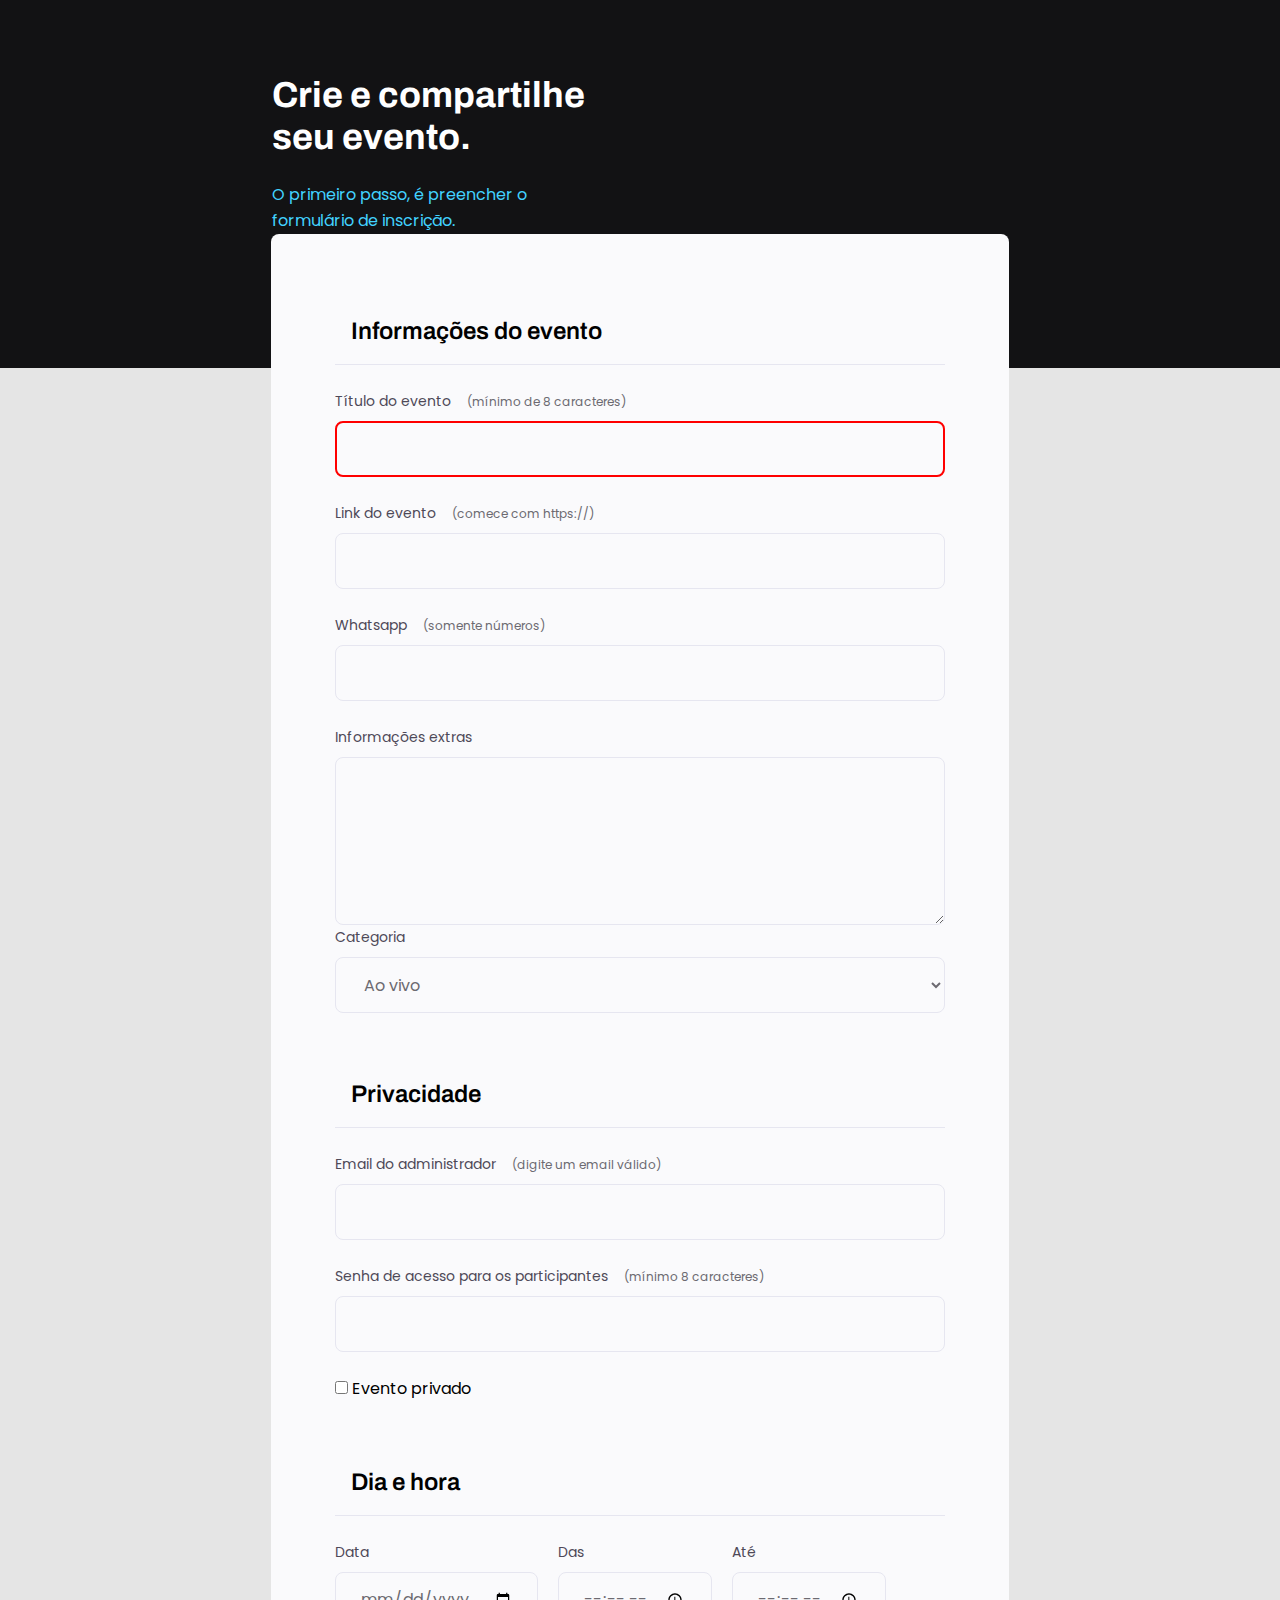
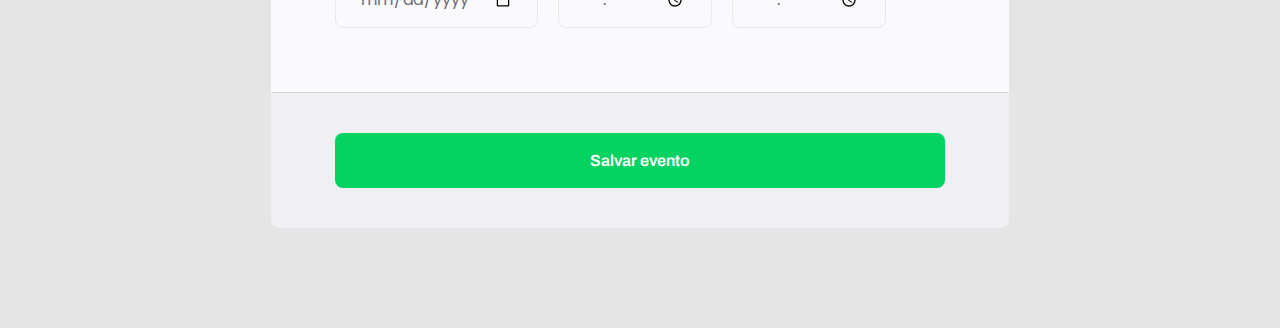
<file: Formulario-Cria-Eventos/index.html>
<!DOCTYPE html>
<html lang="pt-br">
<head>
    <link rel="preconnect" href="https://fonts.googleapis.com">
    <link rel="preconnect" href="https://fonts.gstatic.com" crossorigin>

    <meta charset="UTF-8">
    <meta http-equiv="X-UA-Compatible" content="IE=edge">
    <meta name="viewport" content="width=device-width, initial-scale=1.0">
    
    <link href="https://fonts.googleapis.com/css2?family=Archivo:wght@600;700&family=Poppins&display=swap" rel="stylesheet">

    <link rel="stylesheet" href="style.css">

    <title>Crie seu evento</title>
</head>
<body>
    <div class="page">
        <header>
            <h1>Crie e compartilhe seu evento.</h1>
            <p>O primeiro passo, é preencher o formulário de inscrição.</p>
        </header>
    </div>
    <form id="my-form">
        <fieldset>
            <div class="fieldset-wrapper">
                <legend>Informações do evento</legend>

                <div class="input-wrapper">
                    <label for="event-title">
                        Título do evento <span>(mínimo de 8 caracteres)</span>
                    </label>
                    <input required type="text" id="event-title">
                </div>

                <div class="input-wrapper">
                    <label for="event-link">Link do evento <span>(comece com https://)</span></label>
                    <input type="url" id="event-link">
                </div>

                <div class="input-wrapper">
                    <label for="event-whatsapp">Whatsapp <span>(somente números)</span></label>
                    <input type="number" id="event-whatsapp">
                </div>

                <div class="input-wrapper">
                    <label for="event-infos">
                        Informações extras
                    </label>
                    <textarea id="event-infos"></textarea>

                    <div class="input-wrapper">
                        <label for="event-category">Categoria</label>
                        <select id="event-category">
                            <option value="live">Ao vivo</option>
                            <option value="podcast">Podcast</option>
                            <option value="mentorship">Mentoria</option>
                        </select>
                    </div>

                </div>
            </div>
        </fieldset>
        <fieldset>
            <div class="fieldset-wrapper">
                <legend>Privacidade</legend>
                
                <div class="input-wrapper">
                    <label for="event-email">Email do administrador <span>(digite um email válido)</span></label>
                    <input type="email" id="event-email">
                </div>

                <div class="input-wrapper">
                    <label for="event-password">Senha de acesso para os participantes <span>(mínimo 8 caracteres)</span></label>
                    <input type="password" id="event-password">
                </div>

                <div class="chekbox-wrapper">
                    <input type="checkbox" id="event-private">
                    <label for="event-private">Evento privado</label>
                </div>
            </div>
        </fieldset>
        <fieldset>
            <div class="fieldset-wrapper">
                <legend>Dia e hora</legend>

                <div class="three-col">

                    <div class="input-wrapper">
                        <label for="event-date">Data</label>
                        <input type="date" id="event-date">
                    </div>

                    <div class="input-wrapper">
                        <label for="event-begin">Das</label>
                        <input type="time">
                    </div>

                    <div class="input-wrapper">
                        <label for="event-end">Até</label>
                        <input type="time" id="event-end">
                    </div>
                </div>
            </div>
        </fieldset>

    </form>
    
        <footer>
            <input 
                class="button"
                type="submit"
                value="Salvar evento"
                form="my-form">
        </footer>
</body>
</html>
</file>
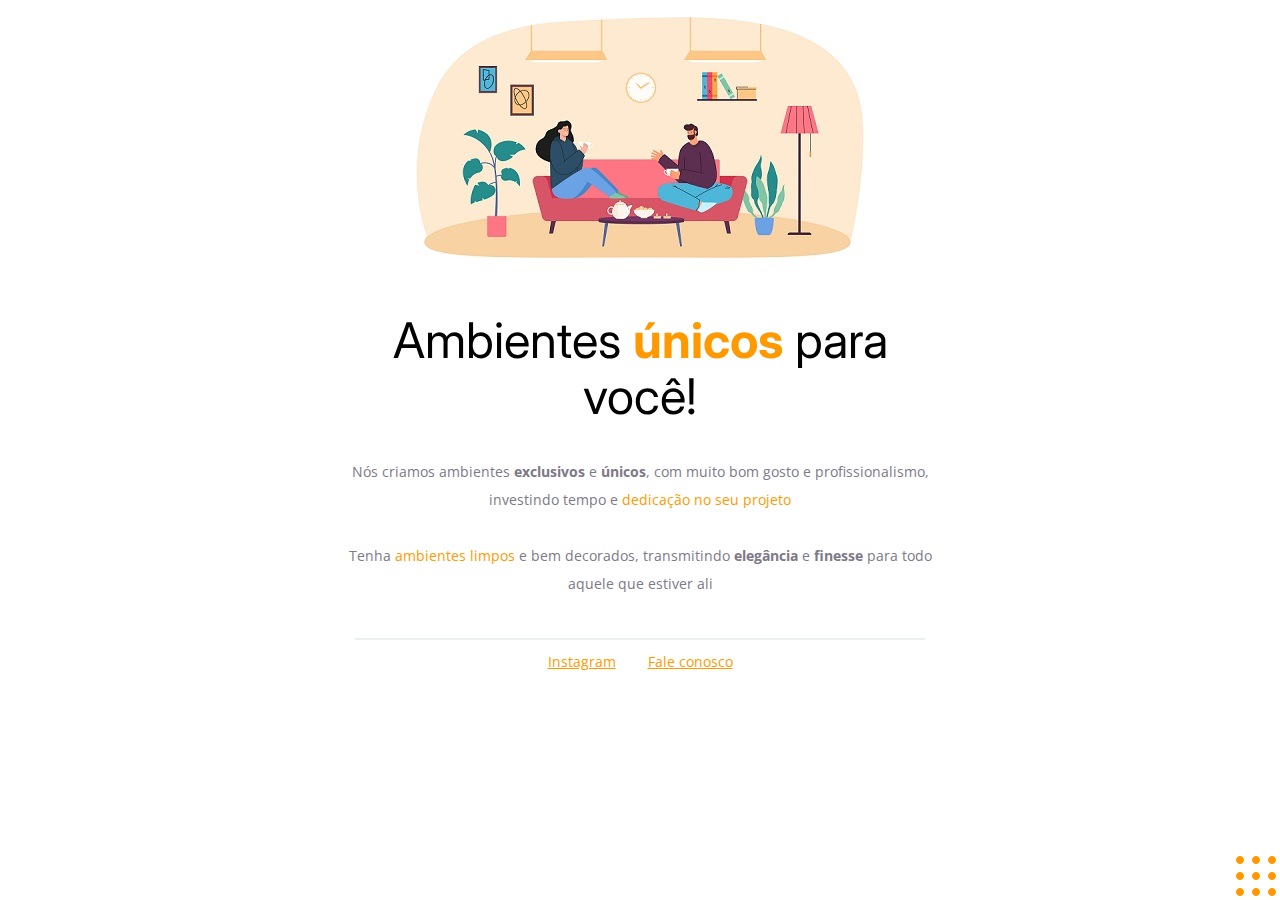
<file: Pagina-Moveis-Customizados/index.html>
<!DOCTYPE html>
<html lang="ptbr">
<head>
    <meta charset="UTF-8">
    <meta http-equiv="X-UA-Compatible" content="IE=edge">
    <meta name="viewport" content="width=device-width, initial-scale=1.0">

    <link rel="preconnect" href="https://fonts.googleapis.com">
    <link rel="preconnect" href="https://fonts.gstatic.com" crossorigin>
    <link href="https://fonts.googleapis.com/css2?family=Inter:wght@400;700&family=Open+Sans:wght@400;700&display=swap" rel="stylesheet">

    <link rel="stylesheet" href="style.css">

    <title>Móveis Customizados</title>
</head>
<body>
    
    <div id="hero">
        <img src="images/casal-sentado.jpg" alt="">
        <h1>Ambientes <strong>únicos</strong> para você!</h1>
        <p>
            Nós criamos ambientes <strong>exclusivos</strong> e <strong>únicos</strong>, com muito bom gosto e profissionalismo, investindo tempo e <span>dedicação no seu projeto</span>
            <br>
            <br>
            Tenha <span>ambientes limpos</span> e bem decorados, transmitindo <strong>elegância</strong> e <strong>finesse</strong> para todo aquele que estiver ali
        </p>
    </div>
    
    <div id="footer">
        <div id="line"></div>
        <a href="#" target="_blank">Instagram</a>
        <a href="mailto:ambinte@contato.com" >Fale conosco</a>
    </div>

    <img id="balls" src="images/menu-dots.png" alt="menu de bolinhas alaranjadas no canto inferior direito">
</body>
</html>
</file>
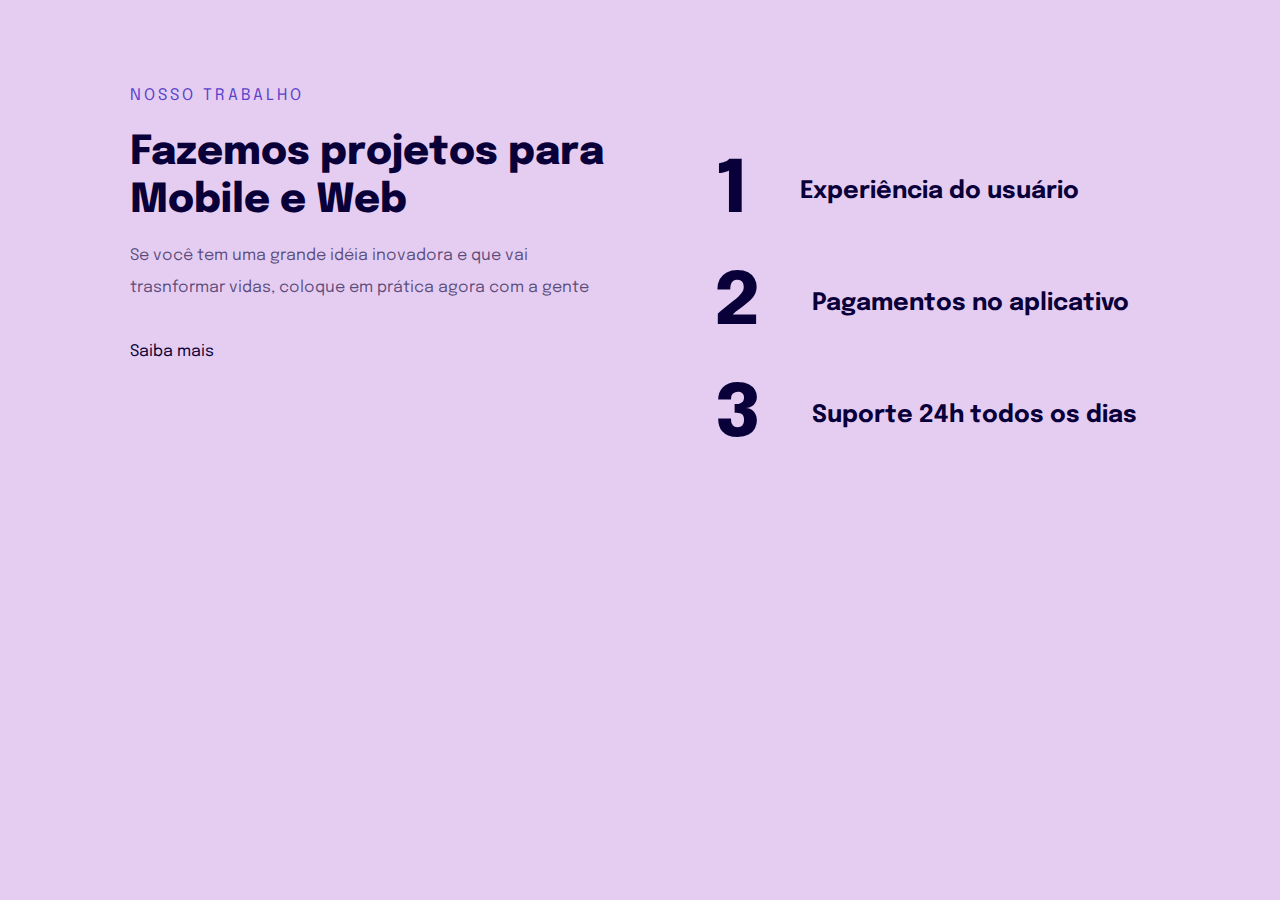
<file: Site-Responsivo/index.html>
<!DOCTYPE html>
<html lang="pt-br">
    <head>
        <link rel="preconnect" href="https://fonts.googleapis.com">
        <link rel="preconnect" href="https://fonts.gstatic.com" crossorigin>
        
        <meta charset="UTF-8">
        <meta http-equiv="X-UA-Compatible" content="IE=edge">
        <meta name="viewport" content="width=device-width, initial-scale=1.0">


        <link href="https://fonts.googleapis.com/css2?family=Epilogue:ital,wght@0,400;0,800;1,700&display=swap" rel="stylesheet">

        <link rel="stylesheet" href="style.css">

        <title>Site Resposivo</title>
    </head>
    <body>
        <main>
            <div>
                <p>nosso trabalho</p>
                <h1>Fazemos projetos para Mobile e Web</h1>
                <p>Se você tem uma grande idéia inovadora e que vai trasnformar vidas, coloque em prática agora com a gente</p>
                <a href="#">Saiba mais</a>
            </div>
            <ul>
                <li><span>1</span> Experiência do usuário</li>
                <li><span>2</span> Pagamentos no aplicativo</li>
                <li><span>3</span> Suporte 24h todos os dias</li>
            </ul>
        </main>
    </body>
</html>
</file>
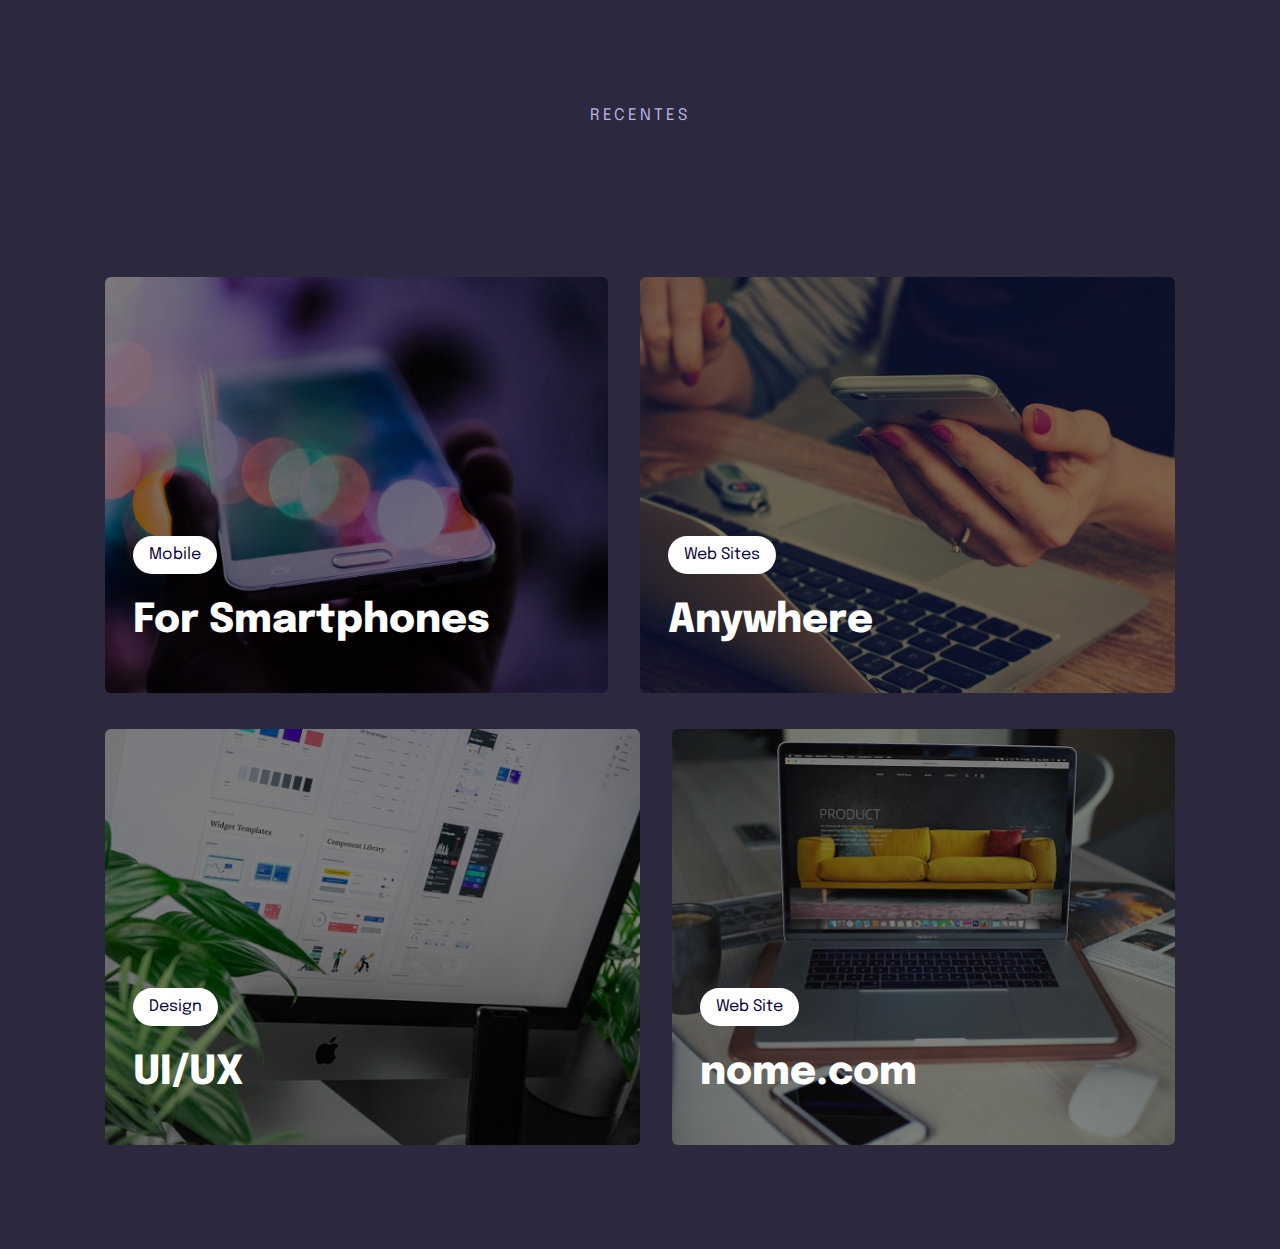
<file: Site-trabalhos-recentes/index.html>
<!DOCTYPE html>
<html lang="pt-br">
<head>
    <link rel="preconnect" href="https://fonts.googleapis.com">
    <link rel="preconnect" href="https://fonts.gstatic.com" crossorigin>

    <meta charset="UTF-8">
    <meta http-equiv="X-UA-Compatible" content="IE=edge">
    <meta name="viewport" content="width=device-width, initial-scale=1.0">

    <link href="https://fonts.googleapis.com/css2?family=Epilogue:wght@400;800&display=swap" rel="stylesheet">

    <link rel="stylesheet" href="style.css">

    <title>Componente Trabalhos</title>
</head>
<body>
    <div class="page">
        <header>
            <p>Recentes</p>
            <h1>Trabalhos</h1>
        </header>
        <main>
            <div class="card">
                <img src="img/mobile.jpg" alt="">
                <h2><span>Mobile</span>For Smartphones</h2>
            </div>
            <div class="card">
                <img src="img/responsivos.jpg" alt="">
                <h2><span>Web Sites</span>Anywhere</h2>
            </div>
            <div class="card">
                <img src="img/UX-Ui.jpg" alt="">
                <h2><span>Design</span>UI/UX</h2>
            </div>
            <div class="card">
                <img src="img/web-sites.jpg" alt="">
                <h2><span>Web Site</span>nome.com</h2>
            </div>
        </main>
    </div>
</body>
</html>
</file>
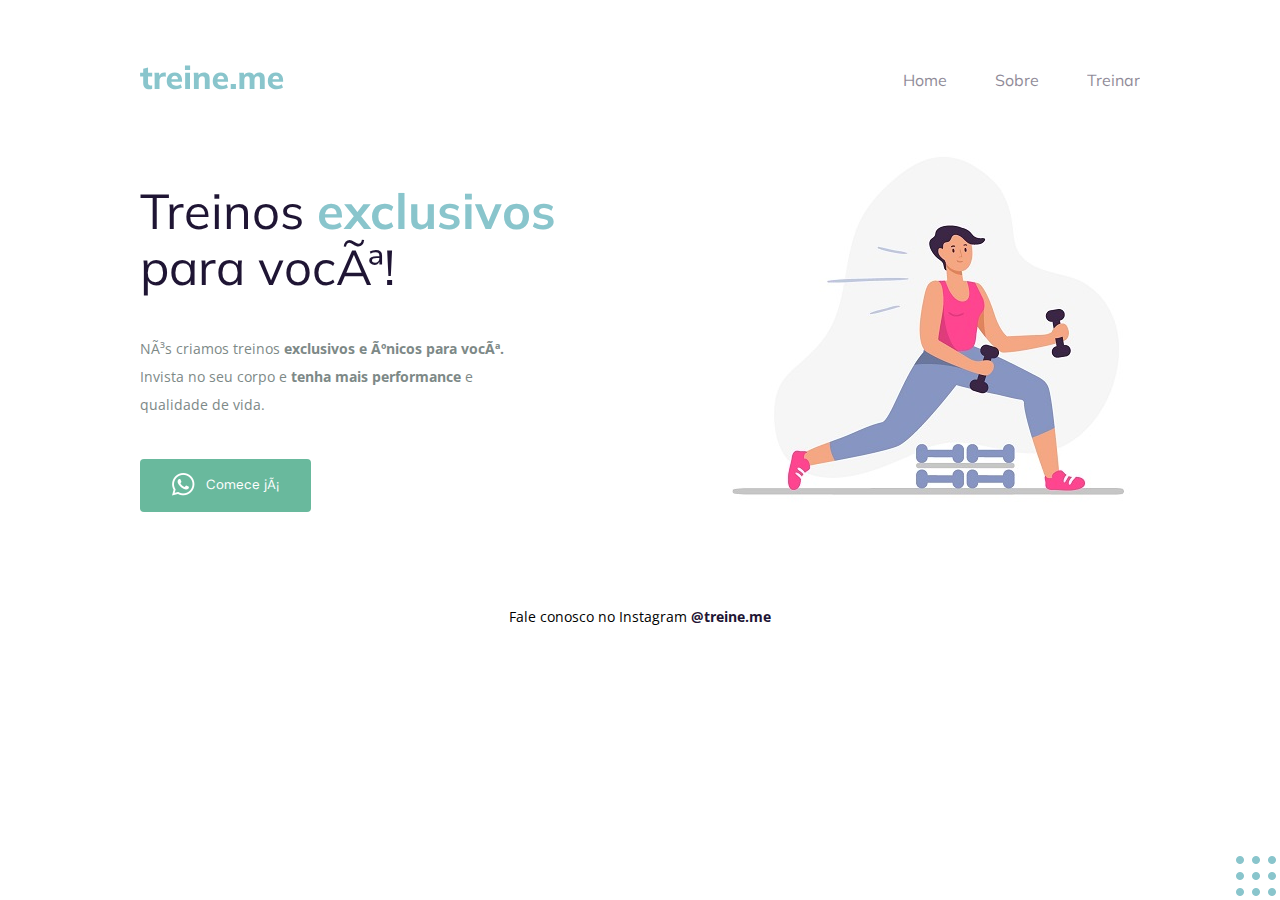
<file: treine-me/index.html>
<!DOCTYPE html>
<html lang="en">
<head>
    <link rel="preconnect" href="https://fonts.googleapis.com">
    <link rel="preconnect" href="https://fonts.gstatic.com" cros    <meta charset="UTF-8">
    <meta http-equiv="X-UA-Compatible" content="IE=edge">
    <meta name="viewport" content="width=device-width, initial-scale=1.0">

    <link href="https://fonts.googleapis.com/css2?family=DM+Sans:wght@500&family=Mulish:wght@400;700&family=Open+Sans:wght@400;700&display=swap" rel="stylesheet">

    <link rel="stylesheet" href="style.css">

    <title>Treine me</title>
</head>
<body>
    <div class="page">
        <nav>
            <a id="logo" href="#">
                <img src="images/treine-me.svg" alt="">
            </a>
            <ul>
                <li><a href="#">Home</a></li>
                <li><a href="#">Sobre</a></li>
                <li><a href="#">Treinar</a></li>
            </ul>
        </nav>
        
        <main>
            <section>
                <h1>
                    Treinos <span>exclusivos</span> para você!
                </h1>
                <p>
                    Nós criamos treinos<strong> exclusivos e únicos para você.</strong> <br>
                    Invista no seu corpo e <strong>tenha mais performance</strong> e <br> qualidade de vida.
                </p>
                <button>
                    <img src="images/whatsapp.png" alt="">
                    Comece já
                </button>
            </section>
            <img src="images/woman-halter.jpg" alt="">
        </main>
        <footer>
            Fale conosco no Instagram <a href="https://Instagram.com/treineme" target="_blank">@treine.me</a>
        </footer>
    </div>
    <img id="balls" src="images/menu-dots.png" alt="bolinhas verdes no canto inferior direito da página">
</body>
</html>
</file>
<file: Formulario-Cria-Eventos/style.css>
* {
    box-sizing: border-box;
    margin: 0;
    padding: 0;
}
body, input, textarea, select {
    font-family: 'Poppins', sans-serif;
}
body {
    background: #e5e5e5;
}
body::before {
    content: "";
    width: 100%;
    height: 368px;
    position: absolute;
    background: #121214;
    top: 0;
    left: 0;
    z-index: -1;
}
.page {
    width: 736px;
    margin: auto;
}
header {
    width: 319px;
    margin-top: 74px;
}
header h1 {
    font-family: 'Archivo', sans-serif;
    font-weight: bold;
    font-size: 36px;
    line-height: 42px;
    color: white;
    margin-bottom: 24px;
}
header p {
    color: #42d3ff;
    font-size: 16px;
    line-height: 26px;
}
form {
    margin-top: 38px;
    background: #fafafc;
    min-height: 300px;
    border-radius: 8px 8px 0 0;
    padding: 64px;
    width: 738px;
    margin: auto;
    display: flex;
    flex-direction: column;
    gap: 48px;
}
fieldset {
    border: none;
}
fieldset legend {
    font-family: 'Archivo' , sans-serif;
    font-weight: 600;
    font-size: 24px;
    line-height: 34px;

    border-bottom: 1px solid #e6e6f0;
    width: 100%;
    padding: 16px;
}
.input-wrapper {
    display: flex;
    flex-direction: column;
}
.input-wrapper label, .checkbox-wrapper {
    font-size: 14px;
    line-height: 24px;
    color: #4e4958;
    margin-bottom: 8px;
}
.input-wrapper label span {
    font-size: 12px;
    line-height: 20px;
    color: #6c6a71;
    margin-left: 12px;
}
.input-wrapper input, 
.input-wrapper textarea, 
.input-wrapper select {
    background: #fafafc;
    border-radius: 8px;
    border: 1px solid #e6e6f0;
    padding: 0 24px;    
    font-size: 16px;
    line-height: 26px;
    color: #6c6a71;
    height: 56px;
}
.fieldset-wrapper {
    display: flex;
    flex-direction: column;
    gap: 24px;
}
.input-wrapper textarea {
    padding: 0;
    height: 168px;
    color: #6c6a71;
}
.three-col {
    display: flex;
    gap: 20px;
}
.three-col .event-date {
    width: 100%;
}
.checkbox-wrapper label {
    margin: 0;
    display: flex;
    align-items: center;
    gap: 16px;
}
footer {
    background: #f0f0f4;
    height: 136px;
    display: flex;
    flex-direction: column;

    width: 738px;
    padding: 40px 64px;
    margin: 0 auto 100px;
    border-top: 1px solid #d6d6d6;
    border-radius: 0 0 8px 8px;
}
footer .button {
    height: 56px;
    background: #04d361;

    border-radius: 8px;
    border: 0;

    line-height: 26px;
    font-size: 16px;
    font-weight: 600;
    font-family: 'Archivo', sans-serif;
    color: #fff;

    cursor: pointer;
}

footer .button:hover {
    background: #08a04c;
}
input:invalid {
    border: 2px solid red;
}
</file>
<file: Pagina-Moveis-Customizados/style.css>
body {
    font-family: 'Open Sans', sans-serif;
    text-align: center;
    margin: 0;
}
#hero {
    width: 592px;
    margin: 0 auto 40px;
}
h1 {
    font-family: 'Inter', sans-serif;
    font-size: 49px;
    line-height: 56px;
    font-weight: normal;
}
h1 strong{
    color: #ff9900;
}
p, #footer{
    color: #7d7987;
    font-size: 14px;
    line-height: 28px;
}
span, a{
    color: #ff9900;
}
#line {
    width: 568px;
    height: 0px;
    margin: 0 auto 8px;
    border: 1px solid #eceff2;
}
#footer a + a{
    margin-left: 28px;
}
#balls {
    position: fixed;
    bottom: 0px;
    right: 0px;
}
</file>
<file: Site-Responsivo/style.css>
* {
    margin: 0;
    padding: 0;
    box-sizing: border-box;
}
body {
    background: rgba(225, 197, 240, 0.867);
    padding: 6.0rem 2.3rem 6.6rem;

    font-family: 'Epilogue', sans-serif;
}
:root {
    font-size: 62.5%;
}
main {
    max-width: 33.0rem;
    margin: 0 auto;
}
h1 {
    font-weight: 800;
    font-size: 4.0rem;
    line-height: 4.8rem;

    color: #090039;

    margin-bottom: 1.5rem;
}
main p:first-child {
    text-transform: uppercase;
    line-height: 3.2rem;
    letter-spacing: 3px;
    color: #5a43ca;
    font-size: 1.6rem;
    margin-bottom: 1.7rem;
}
main h1 + p {
    line-height: 3.2rem;
    font-size: 1.6rem;
    color: rgba(10, 0, 57, 0.64);

    margin-bottom: 3.2rem;
}
a {
    color: #090039;
    text-decoration: none;
    line-height: 3.2rem;
    font-size: 1.6rem;
}
a:hover {
    font-weight: bold;
}
ul {
    list-style-type: none;
    margin-top: 7.2rem;
    color: #090039;
}
ul li {
    line-height: 3.2rem;
    font-weight: 700;
    font-size: 2.4rem;
    display: flex;
    align-items: center;
    max-width: 25.7rem;
    gap: 10px;
}
ul li span {
    font-weight: 800;
    font-size: 7.2rem;
    letter-spacing: -2px;
    line-height: 8rem;
}

    ul li + li { 
        margin-top: 3.2rem;
    }

@media (min-width: 738px) {
    body {
        padding: 8rem;
    }
    main {
        max-width: 1020px;
        display: flex;
        gap: 10rem;
    }
    div {
        max-width: 485px;
    }
    ul li {
        gap: 5.3rem;
        max-width: 450px;
        align-items: center;
    }
    ul li + li { 
        margin-top: 3.2rem;
    }
}
</file>
<file: Site-trabalhos-recentes/style.css>
* {
    margin: 0;
    padding: 0;
    box-sizing: border-box;
}
:root {
    font-size: 62.5%;

    --ff-heading : 'Epilogue', sans-serif;
    --ff-texting: 'Open Sans', sans-serif;

    --hue: 250;
    --bg-primary: hsl(var(--hue), 22%, 20%);
    --fc-primary: hsl(var(--hue), 0%, 100%);
    --fc-secundary: hsl(var(--hue), 50%, 80%);

    --fs-body: 1.6rem;
    --fs-heading: 4rem;
    --fs-heading-sm: clamp(3rem, 0.5rem + 3vw, 4rem);
}
body {
    font-family: var(--ff-texting);
    color: var(--fc-primary);
    font-size: var(--fs-body);
    background: var(--bg-primary);
}
header {
    margin: 10rem 0 8rem;

    font-family: var(--ff-heading);
    text-align: center;
}
header p {
    color: var(--fc-secundary);
    text-transform: uppercase;
    font-weight: 400;

    line-height: 3.2rem;
    letter-spacing: 3px;

    margin-bottom: 1.7rem;

    animation: topdown 700ms;
}
header h1 {
    font-weight: 800;
    font-size: var(--fs-heading);
    line-height: 4.8rem;

    animation: topdown 700ms 350ms forwards;
    opacity: 0;
    transform: translateY(15px);
}
.page {
    max-width: 33rem;
    margin: 0 auto;
}
main {
    display: grid;
    gap: 3.2rem;
    padding-bottom: 10rem;
    animation: downtop 700ms 500ms backwards;

}
img {
    width: 100%;
    height: auto;
}
.card {
    position: relative;
    font-family: var(--ff-heading);
}

.card img {
    height: 41.6rem;
    object-fit: cover;
    border-radius: 6px;
    transition: all 400ms;
    filter: brightness(0.5);
}
.card h2 {
    display:flex;
    flex-direction: column;
    gap: 2.3rem;
    position: absolute;
    bottom: 5.2rem;
    left: 2.8rem;

    font-weight: 800;
    font-size: var(--fs-heading-sm);
    line-height: 4.8rem;
}
.card h2 span {
    display: inline-flex;
    align-items: center;
    line-height: 3.2rem;
    font-size: var(--fs-body);
    font-weight: 400;
    color: #090039;

    border-radius: 2rem;
    background: var(--fc-primary);
    padding: 0 1.6rem;
    height: 3.8rem;
    width: fit-content;
}
img:hover {
    transform: scale(1.1);
    opacity: 0.4;
    filter: brightness(1);
}
/* Media */

@media (min-width: 700px) {
    .page {
        max-width: 117rem;
        padding: 0 5rem;
    }
main {
    grid: 1fr 1fr;
}
    
}
@media (min-width: 930px) {
    main {
        grid-template-areas: "A B B" 
        "C C D";
    }
    main div:nth-child(1) {
        grid-area: A; 
    }
    main div:nth-child(2) {
        grid-area: B; 
    }
    main div:nth-child(3) {
        grid-area: C; 
    }
    main div:nth-child(4) {
        grid-area: D; 
    }
}

/* Keyframes */
@keyframes topdown {
    0% {
        opacity: 0;
        transform: translateY(-15px);
    }
    100% {
        opacity: 1;
        transform: translateY(0);
    }
}
@keyframes downtop {
    0% {
        opacity: 0;
        transform: translateY(15px);
    }
    100% {
        opacity: 1;
        transform: translateY(0);
    }
}
</file>
<file: treine-me/style.css>
body {
    margin: 0;
    font-family: 'Open Sans', sans-serif;
    background: linear-gradient(180deg, rgba(227, 255, 248, 0) 82.08, rgba(227, 255, 248, 0.38) 100%);
    min-height: 100vh;
}
.page {
    width: 1000px;
    margin: 0 auto 0;
    padding-top: 65px;
}
nav {
    display: flex;
    justify-content: space-between;
    align-items: center;
    margin-bottom: 55px;
}
ul {
    display: flex;
    list-style-type: none;
    gap: 48px;
    margin: 0;
    padding: 0;
}
section {
    width: 490px;
}
h1 {
    font-size: 49px;
    font-weight: normal;
    line-height: 56px;
    color: #1f1534;
}
h1 span {
    font-weight: bold;
    color: #89c5cc;
}
section p {
    font-size: 14px;
    line-height: 28px;
    color: #7d8987;
    margin: 40px 0;
}
h1, ul {
    font-family: 'Mulish', sans-serif;
} 
a {
    text-decoration: none;
    color: #1f1534;
}
ul li a {
    opacity: 0.5;
}
ul li a:hover {
    font-weight: bold;
    opacity: 1;
}
button {
    display: flex;
    align-items: center;
    justify-content: center;

    background: #69b99d;
    border: none;
    border-radius: 4px;
    padding: 14px 32px 15px;
    gap: 10px;

    cursor: pointer;
    
    font-family: 'DM Sans', sans-serif;
    color: #fff;

}
button:hover {
    background: #4ea788;
}

main {
    display: flex;
    justify-content: space-between;
}
footer {
    font-size: 14px;
    line-height: 28px;
    text-align: center;
    margin-top: 80px;
}
footer a {
    font-weight: bold;
}
#balls {
    position: fixed;
    bottom: 0px;
    right: 0;
}
</file>
